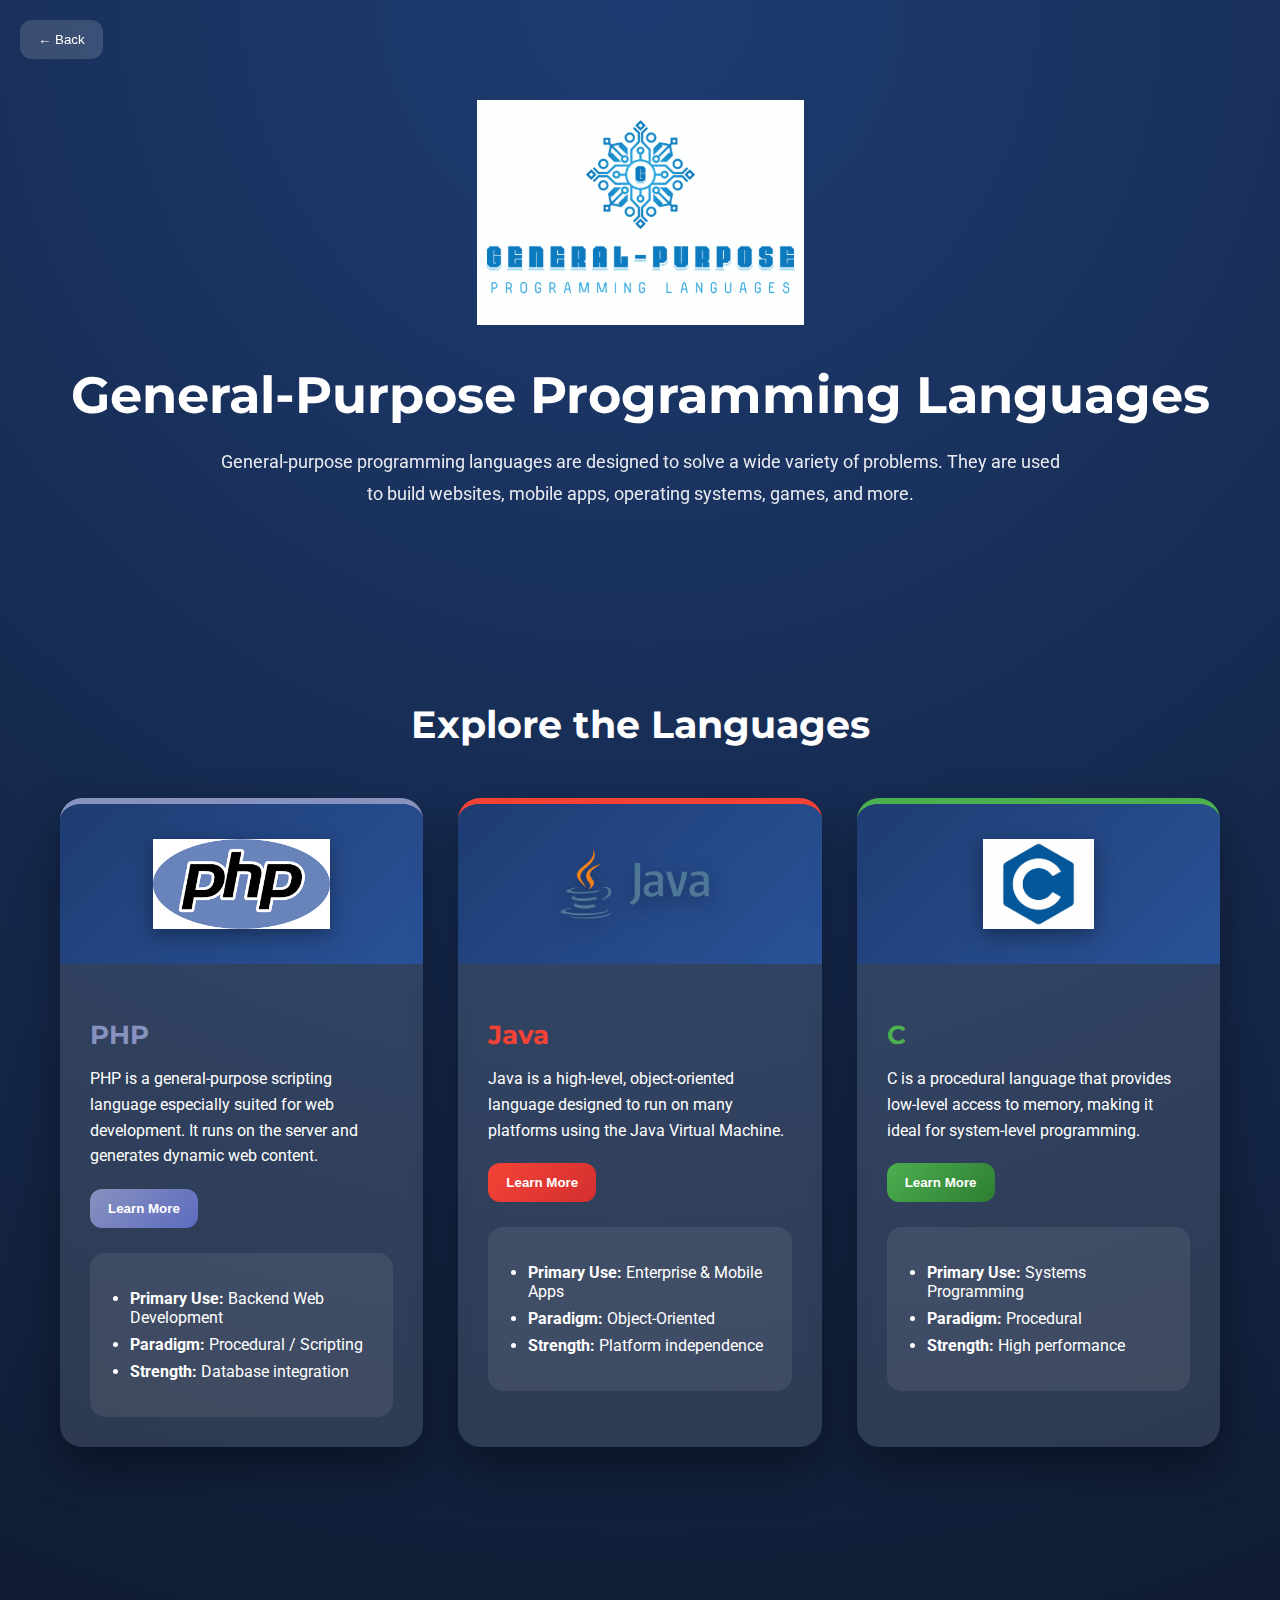
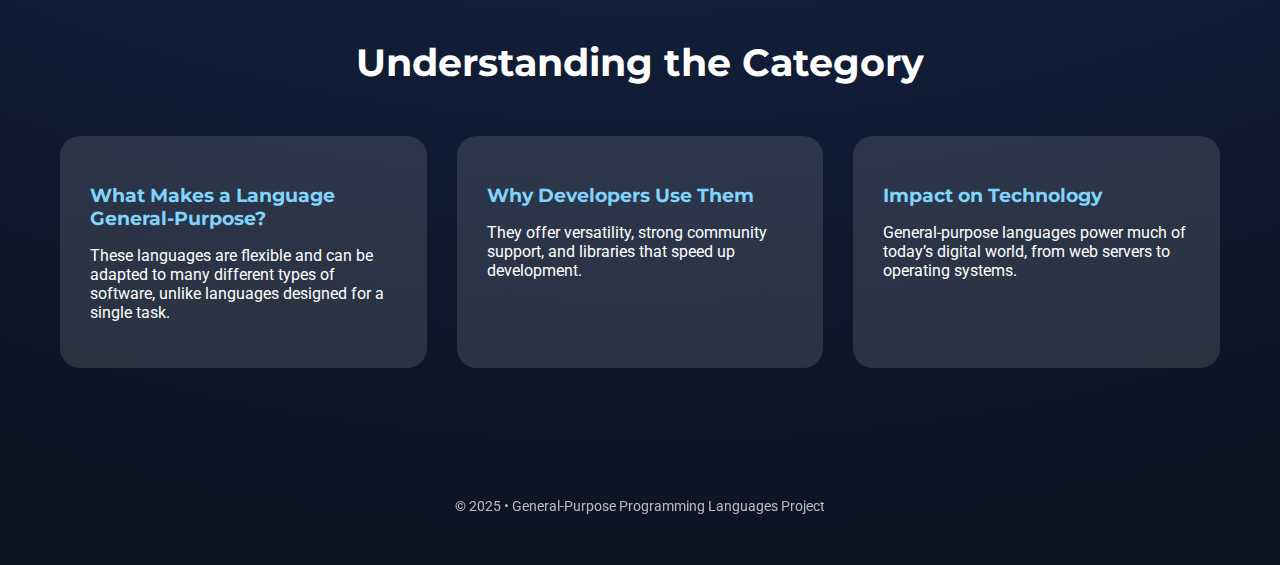
<file: General-Purpose.html>
<!DOCTYPE html>
<html lang="en">
<head>
<meta charset="UTF-8">
<meta name="viewport" content="width=device-width, initial-scale=1.0">
<title>General-Purpose Programming Languages</title>

<!-- Fonts -->
<link href="https://fonts.googleapis.com/css2?family=Montserrat:wght@600;700&family=Roboto:wght@400;500&display=swap" rel="stylesheet">

<style>
* {
    box-sizing: border-box;
}

body {
    margin: 0;
    font-family: 'Roboto', sans-serif;
    background: radial-gradient(circle at top, #1e3c72, #0b1220);
    color: #ffffff;
}

/* Back Button */
#back-button {
    position: fixed;
    top: 20px;
    left: 20px;
    z-index: 100;
}

#back-button button {
    background: rgba(255,255,255,0.15);
    border: none;
    color: white;
    padding: 12px 18px;
    border-radius: 12px;
    cursor: pointer;
    transition: 0.3s;
}

#back-button button:hover {
    background: rgba(255,255,255,0.35);
}

/* Hero */
header {
    padding: 100px 20px 80px;
    text-align: center;
}

header h1 {
    font-family: 'Montserrat', sans-serif;
    font-size: 3.2rem;
    margin-bottom: 20px;
}

header p {
    max-width: 850px;
    margin: auto;
    font-size: 1.15rem;
    line-height: 1.7;
    opacity: 0.9;
}

/* Sections */
section {
    padding: 80px 20px;
    max-width: 1200px;
    margin: auto;
}

h2 {
    font-family: 'Montserrat', sans-serif;
    text-align: center;
    font-size: 2.4rem;
    margin-bottom: 50px;
}

/* Language Cards */
.language-grid {
    display: grid;
    grid-template-columns: repeat(auto-fit, minmax(300px, 1fr));
    gap: 35px;
}

.language-card {
    background: rgba(255,255,255,0.12);
    border-radius: 22px;
    overflow: hidden;
    box-shadow: 0 20px 45px rgba(0,0,0,0.4);
    transition: transform 0.3s, box-shadow 0.3s;
}

.language-card:hover {
    transform: translateY(-12px);
    box-shadow: 0 35px 65px rgba(0,0,0,0.55);
}

/* Accent Colors */
.language-card.php { border-top: 6px solid #8892BF; }
.language-card.java { border-top: 6px solid #f44336; }
.language-card.c { border-top: 6px solid #4caf50; }

/* Image */
.language-image {
    height: 160px;
    background: linear-gradient(135deg, #1e3c72, #2a5298);
    display: flex;
    align-items: center;
    justify-content: center;
    padding: 25px;
}

.language-image img {
    max-height: 90px;
    max-width: 90%;
    object-fit: contain;
    filter: drop-shadow(0 6px 10px rgba(0,0,0,0.35));
}

/* Card Content */
.language-content {
    padding: 30px;
}

.language-content h3 {
    font-family: 'Montserrat', sans-serif;
    font-size: 1.6rem;
    margin-bottom: 12px;
}

.language-card.php h3 { color: #8892BF; }
.language-card.java h3 { color: #f44336; }
.language-card.c h3 { color: #4caf50; }

.language-content p {
    line-height: 1.6;
    margin-bottom: 20px;
}

/* Buttons */
.language-content button {
    border: none;
    padding: 12px 18px;
    border-radius: 12px;
    font-weight: bold;
    cursor: pointer;
    color: #fff;
    transition: transform 0.2s, box-shadow 0.2s;
}

.language-card.php button {
    background: linear-gradient(135deg, #8892BF, #5c6bc0);
}

.language-card.java button {
    background: linear-gradient(135deg, #f44336, #d32f2f);
}

.language-card.c button {
    background: linear-gradient(135deg, #4caf50, #2e7d32);
}

.language-content button:hover {
    transform: scale(1.05);
    box-shadow: 0 10px 25px rgba(0,0,0,0.3);
}

/* Details */
.details {
    margin-top: 25px;
    background: rgba(255,255,255,0.08);
    padding: 20px;
    border-radius: 15px;
}

.details ul {
    padding-left: 20px;
}

.details li {
    margin-bottom: 8px;
}

/* Category Learning */
.category-learn {
    display: grid;
    grid-template-columns: repeat(auto-fit, minmax(260px, 1fr));
    gap: 30px;
}

.category-box {
    background: rgba(255,255,255,0.12);
    padding: 30px;
    border-radius: 20px;
    transition: transform 0.3s;
}

.category-box:hover {
    transform: scale(1.06);
}

.category-box h3 {
    font-family: 'Montserrat', sans-serif;
    margin-bottom: 12px;
    color: #81d4fa;
}

/* Footer */
footer {
    text-align: center;
    padding: 50px 20px;
    font-size: 0.9rem;
    opacity: 0.7;
}
</style>
</head>

<body>

<div id="back-button">
    <button onclick="window.location.href='index.html';">← Back</button>
</div>

<header>
    <img src="IMAGES/General_Purpose_Lanuage_logo.png" alt="GPL Logo">
    <h1>General-Purpose Programming Languages</h1>
    <p>
        General-purpose programming languages are designed to solve a wide variety of problems.
        They are used to build websites, mobile apps, operating systems, games, and more.
    </p>
</header>

<section>
<h2>Explore the Languages</h2>

<div class="language-grid">

<!-- PHP -->
<div class="language-card php">
    <div class="language-image">
        <img src="IMAGES/php_programming_language_logo.png" alt="PHP Logo">
    </div>
    <div class="language-content">
        <h3>PHP</h3>
        <p>
            PHP is a general-purpose scripting language especially suited for web development.
            It runs on the server and generates dynamic web content.
        </p>
        <button>Learn More</button>
        <div class="details">
            <ul>
                <li><strong>Primary Use:</strong> Backend Web Development</li>
                <li><strong>Paradigm:</strong> Procedural / Scripting</li>
                <li><strong>Strength:</strong> Database integration</li>
            </ul>
        </div>
    </div>
</div>

<!-- Java -->
<div class="language-card java">
    <div class="language-image">
        <img src="IMAGES/Java_programming_language_logo.png" alt="Java Logo">
    </div>
    <div class="language-content">
        <h3>Java</h3>
        <p>
            Java is a high-level, object-oriented language designed to run on many platforms
            using the Java Virtual Machine.
        </p>
        <button onclick="window.location.href='JAVA.html';">Learn More</button>
        <div class="details">
            <ul>
                <li><strong>Primary Use:</strong> Enterprise & Mobile Apps</li>
                <li><strong>Paradigm:</strong> Object-Oriented</li>
                <li><strong>Strength:</strong> Platform independence</li>
            </ul>
        </div>
    </div>
</div>

<!-- C -->
<div class="language-card c">
    <div class="language-image">
        <img src="IMAGES/C_programming_language_logo.png" alt="C Logo">
    </div>
    <div class="language-content">
        <h3>C</h3>
        <p>
            C is a procedural language that provides low-level access to memory,
            making it ideal for system-level programming.
        </p>
        <button>Learn More</button>
        <div class="details">
            <ul>
                <li><strong>Primary Use:</strong> Systems Programming</li>
                <li><strong>Paradigm:</strong> Procedural</li>
                <li><strong>Strength:</strong> High performance</li>
            </ul>
        </div>
    </div>
</div>

</div>
</section>

<section>
<h2>Understanding the Category</h2>

<div class="category-learn">
    <div class="category-box">
        <h3>What Makes a Language General-Purpose?</h3>
        <p>
            These languages are flexible and can be adapted to many different types of software,
            unlike languages designed for a single task.
        </p>
    </div>

    <div class="category-box">
        <h3>Why Developers Use Them</h3>
        <p>
            They offer versatility, strong community support, and libraries that speed up development.
        </p>
    </div>

    <div class="category-box">
        <h3>Impact on Technology</h3>
        <p>
            General-purpose languages power much of today’s digital world,
            from web servers to operating systems.
        </p>
    </div>
</div>
</section>

<footer>
© 2025 • General-Purpose Programming Languages Project
</footer>

</body>
</html>
</file>
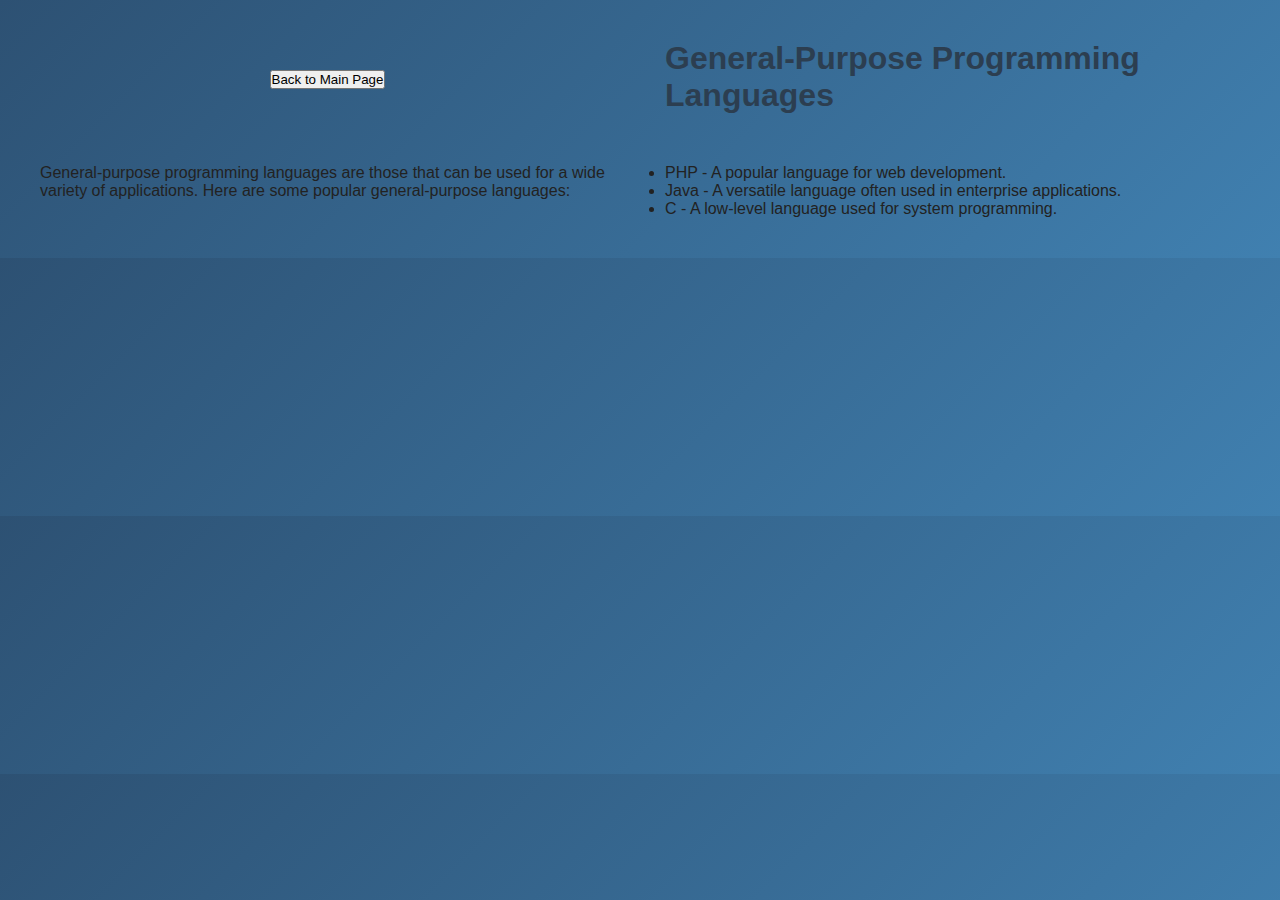
<file: GPL.html>
<!DOCTYPE html>
<html lang="en">
<head>
    <meta charset="UTF-8">
    <meta name="viewport" content="width=device-width, initial-scale=1.0">
    <link rel="stylesheet" href="style.css">
    <title>General-Purpose Languages</title>

    <style>
        body {
            background-color: #f0f0f0;
        }
        h1 {
            color: #2C3E50;
        }
        .category-box {
            background-color: #ffffff;
            border-radius: 8px;
            box-shadow: 0 2px 4px rgba(0, 0, 0, 0.1);
            padding: 20px;
            margin: 20px;
        }
        .category-box h3 {
            color: #34495E;
        }
        #back-button {
            text-align: center;
            margin-top: 30px;
        }
    </style>
    
</head>
<body>
    <div id="back-button">
        <button onclick="window.location.href='index.html';">Back to Main Page</button>
    </div>
    
    <h1>General-Purpose Programming Languages</h1>
    <p>General-purpose programming languages are those that can be used for a wide variety of applications. Here are some popular general-purpose languages:</p>
    
    <ul>
        <li>PHP - A popular language for web development.</li>
        <li>Java - A versatile language often used in enterprise applications.</li>
        <li>C - A low-level language used for system programming.</li>
    </ul>
</body>
</html>
</file>
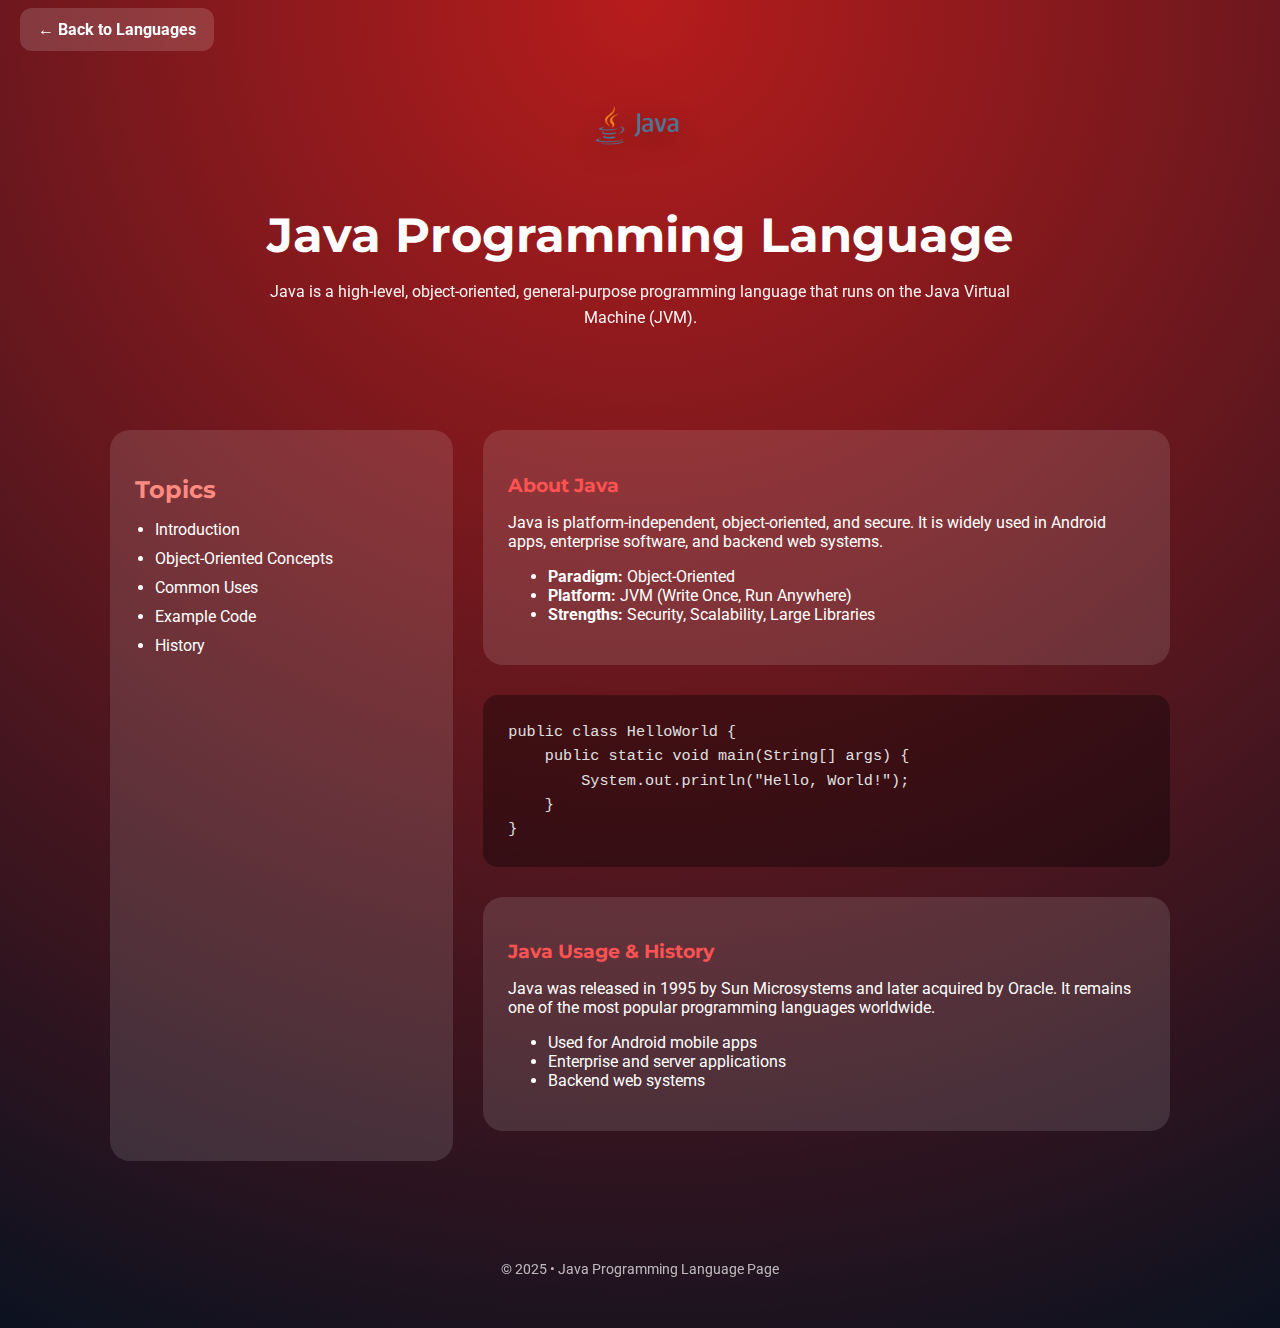
<file: JAVA.html>
<!DOCTYPE html>
<html lang="en">
<head>
<meta charset="UTF-8">
<meta name="viewport" content="width=device-width, initial-scale=1.0">
<title>Java Programming Language</title>

<link href="https://fonts.googleapis.com/css2?family=Montserrat:wght@600;700&family=Roboto:wght@400;500&display=swap" rel="stylesheet">

<style>
* { box-sizing: border-box; }
body {
    margin: 0;
    font-family: 'Roboto', sans-serif;
    background: radial-gradient(circle at top, #b71c1c, #0b1220);
    color: #ffffff;
}

/* Back Button */
.back-btn {
    position: fixed;
    top: 20px;
    left: 20px;
    z-index: 100;
}
.back-btn a {
    background: rgba(255,255,255,0.15);
    padding: 12px 18px;
    border-radius: 12px;
    color: #fff;
    text-decoration: none;
    font-weight: bold;
    transition: 0.3s;
}
.back-btn a:hover { background: rgba(255,255,255,0.35); }

/* Header */
header {
    padding: 100px 20px 50px;
    text-align: center;
}
header img {
    max-width: 100px;
    margin-bottom: 20px;
    filter: drop-shadow(0 8px 14px rgba(0,0,0,0.4));
}
header h1 { font-family: 'Montserrat', sans-serif; font-size: 3rem; margin-bottom: 15px; }
header p { max-width: 800px; margin: auto; line-height: 1.6; opacity: 0.95; }

/* Layout */
.main-content {
    display: grid;
    grid-template-columns: 1fr 2fr;
    gap: 30px;
    max-width: 1100px;
    margin: auto;
    padding: 50px 20px;
}

/* Sidebar Topics */
.sidebar {
    background: rgba(255,255,255,0.12);
    border-radius: 20px;
    padding: 25px;
}
.sidebar h2 {
    font-family: 'Montserrat', sans-serif;
    color: #ff8a80;
    margin-bottom: 15px;
}
.sidebar ul { list-style-type: disc; padding-left: 20px; }
.sidebar li { margin-bottom: 10px; }

/* Info Box */
.info-box {
    background: rgba(255,255,255,0.12);
    border-radius: 20px;
    padding: 25px;
    margin-bottom: 30px;
}
.info-box h3 {
    font-family: 'Montserrat', sans-serif;
    color: #ff5252;
    margin-bottom: 12px;
}

/* Code Section */
.code-section {
    background: rgba(0,0,0,0.35);
    padding: 25px;
    border-radius: 15px;
    overflow-x: auto;
    margin-bottom: 30px;
}
pre {
    margin: 0;
    font-size: 0.95rem;
    line-height: 1.6;
    color: #e0e0e0;
}

/* Footer */
footer {
    text-align: center;
    padding: 50px 20px;
    font-size: 0.9rem;
    opacity: 0.7;
}

/* Responsive */
@media(max-width:900px){
    .main-content { grid-template-columns: 1fr; }
}
</style>
</head>

<body>

<div class="back-btn">
    <a href="../general-purpose.html">← Back to Languages</a>
</div>

<header>
    <img src="../IMAGES/Java_programming_language_logo.png" alt="Java Logo">
    <h1>Java Programming Language</h1>
    <p>Java is a high-level, object-oriented, general-purpose programming language that runs on the Java Virtual Machine (JVM).</p>
</header>

<div class="main-content">

    <!-- Sidebar: Topics -->
    <div class="sidebar">
        <h2>Topics</h2>
        <ul>
            <li>Introduction</li>
            <li>Object-Oriented Concepts</li>
            <li>Common Uses</li>
            <li>Example Code</li>
            <li>History</li>
        </ul>
    </div>

    <!-- Main Content Area -->
    <div>
        <!-- Info Box -->
        <div class="info-box">
            <h3>About Java</h3>
            <p>
                Java is platform-independent, object-oriented, and secure. It is widely used in Android apps, enterprise software, and backend web systems.
            </p>
            <ul>
                <li><strong>Paradigm:</strong> Object-Oriented</li>
                <li><strong>Platform:</strong> JVM (Write Once, Run Anywhere)</li>
                <li><strong>Strengths:</strong> Security, Scalability, Large Libraries</li>
            </ul>
        </div>

        <!-- Code Segment -->
        <div class="code-section">
<pre>
public class HelloWorld {
    public static void main(String[] args) {
        System.out.println("Hello, World!");
    }
}
</pre>
        </div>

        <!-- Additional Info Box -->
        <div class="info-box">
            <h3>Java Usage & History</h3>
            <p>
                Java was released in 1995 by Sun Microsystems and later acquired by Oracle. It remains one of the most popular programming languages worldwide.
            </p>
            <ul>
                <li>Used for Android mobile apps</li>
                <li>Enterprise and server applications</li>
                <li>Backend web systems</li>
            </ul>
        </div>
    </div>

</div>

<footer>
    © 2025 • Java Programming Language Page
</footer>

</body>
</html>
</file>
<file: style.css>
/* ------------------------------------------------------------
   GLOBAL / RESET
------------------------------------------------------------ */

* {
    margin: 0;
    padding: 0;
    box-sizing: border-box;
}

body {
    font-family: "Segoe UI", Arial, sans-serif;
    background: linear-gradient(135deg, #2D5173, #4080B0);
    padding: 40px;
    display: grid;
    grid-template-columns: 1fr 1fr;
    gap: 50px; /* space between category boxes */
    color: #222;
}

/* ------------------------------------------------------------
   TITLE
------------------------------------------------------------ */

#title {
    grid-column: 1 / -1;
    text-align: center;
    margin-bottom: 50px;
}

#title h1 {
    color: white;
    font-size: 3rem;
    letter-spacing: 2px;
    text-shadow: 2px 3px 8px rgba(0,0,0,0.4);
}

/* ------------------------------------------------------------
   CATEGORY BOXES
------------------------------------------------------------ */

.category-box {
    background: #ffffff;
    padding: 30px;
    border-radius: 18px;
    box-shadow: 0 6px 18px rgba(0,0,0,0.15);
    border-left: 10px solid #24496D;
    transition: transform 0.25s ease, box-shadow 0.25s ease;
}

.category-box:hover {
    transform: translateY(-6px);
    box-shadow: 0 10px 22px rgba(0,0,0,0.25);
}

/* ------------------------------------------------------------
   CATEGORY HEADER (title + Learn More button)
------------------------------------------------------------ */

.category-header {
    display: flex;
    justify-content: space-between;
    align-items: center;
    gap: 20px;
    margin-bottom: 20px;
}

.category-header h3 {
    font-size: 1.8rem;   /* larger category name */
    font-weight: 800;
}

/* ------------------------------------------------------------
   LEARN MORE BUTTON
------------------------------------------------------------ */

.category-header button {
    background: #24496D;
    border: none;
    color: white;
    padding: 10px 20px;
    border-radius: 8px;
    cursor: pointer;
    transition: background 0.2s ease, transform 0.2s ease;
    font-size: 1rem;
    font-weight: 600;
}

.category-header button:hover {
    background: #34658d;
    transform: scale(1.05);
}

/* ------------------------------------------------------------
   LANGUAGE BUTTONS (Cards)
------------------------------------------------------------ */

.language-container {
    display: flex;
    flex-wrap: wrap;
    gap: 20px; /* spacing between language buttons */
}

.language-card {
    background: #F4F8FC;
    padding: 16px 24px;
    border-radius: 12px;
    border: 2px solid #D0E2F2;
    box-shadow: 0 2px 6px rgba(0,0,0,0.12);
    cursor: pointer;
    font-weight: 700;
    font-size: 1.05rem;
    transition: 
        transform 0.2s ease,
        background 0.2s ease,
        box-shadow 0.2s ease,
        border-color 0.2s ease;
}

.language-card:hover {
    background: #e0edff;
    border-color: #34658d;
    transform: translateY(-4px);
    box-shadow: 0 5px 14px rgba(0,0,0,0.18);
}

.language-card:active {
    transform: scale(0.96);
}

/* ------------------------------------------------------------
   RESPONSIVE DESIGN
------------------------------------------------------------ */

@media (max-width: 900px) {
    body {
        grid-template-columns: 1fr;
        gap: 30px;
    }

    #title h1 {
        font-size: 2.4rem;
    }
}

@media (max-width: 600px) {
    #title h1 {
        font-size: 2rem;
    }

    .category-box {
        padding: 20px;
    }

    .category-header h3 {
        font-size: 1.6rem;
    }
}
</file>
